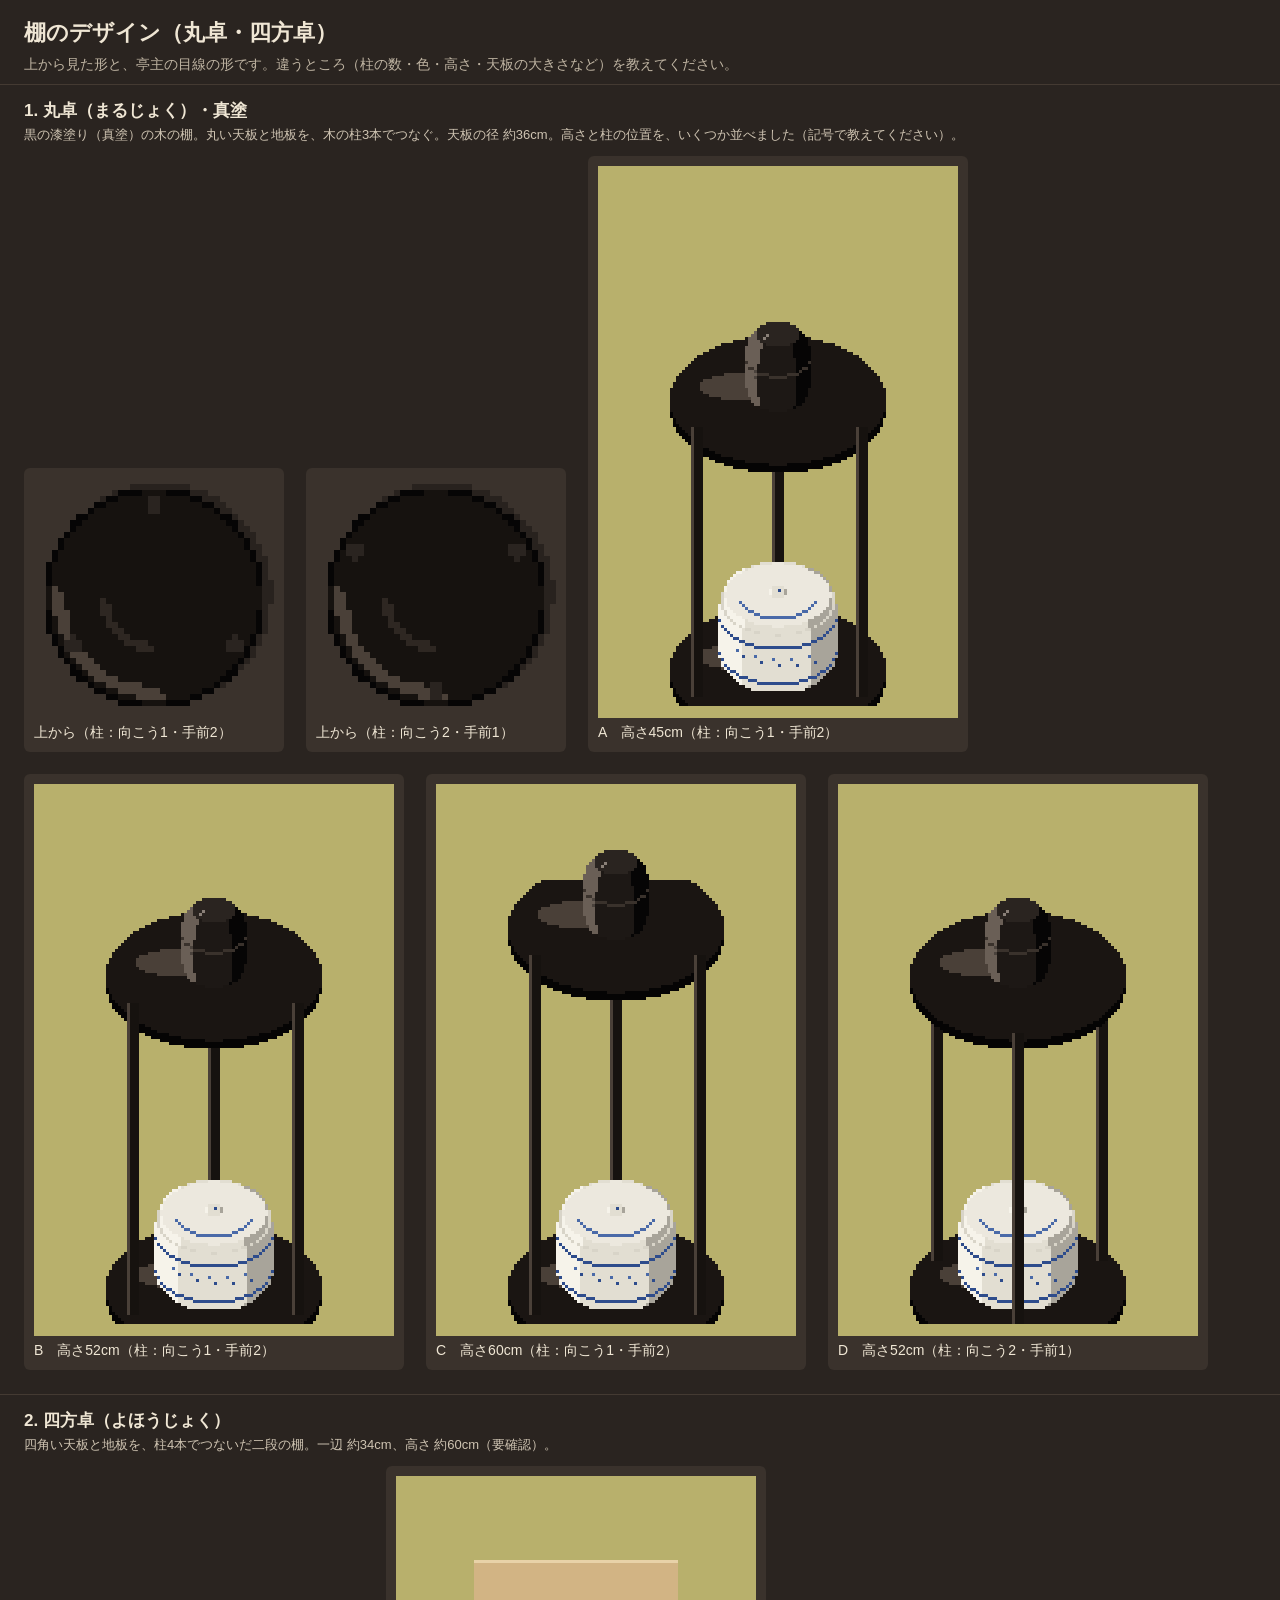
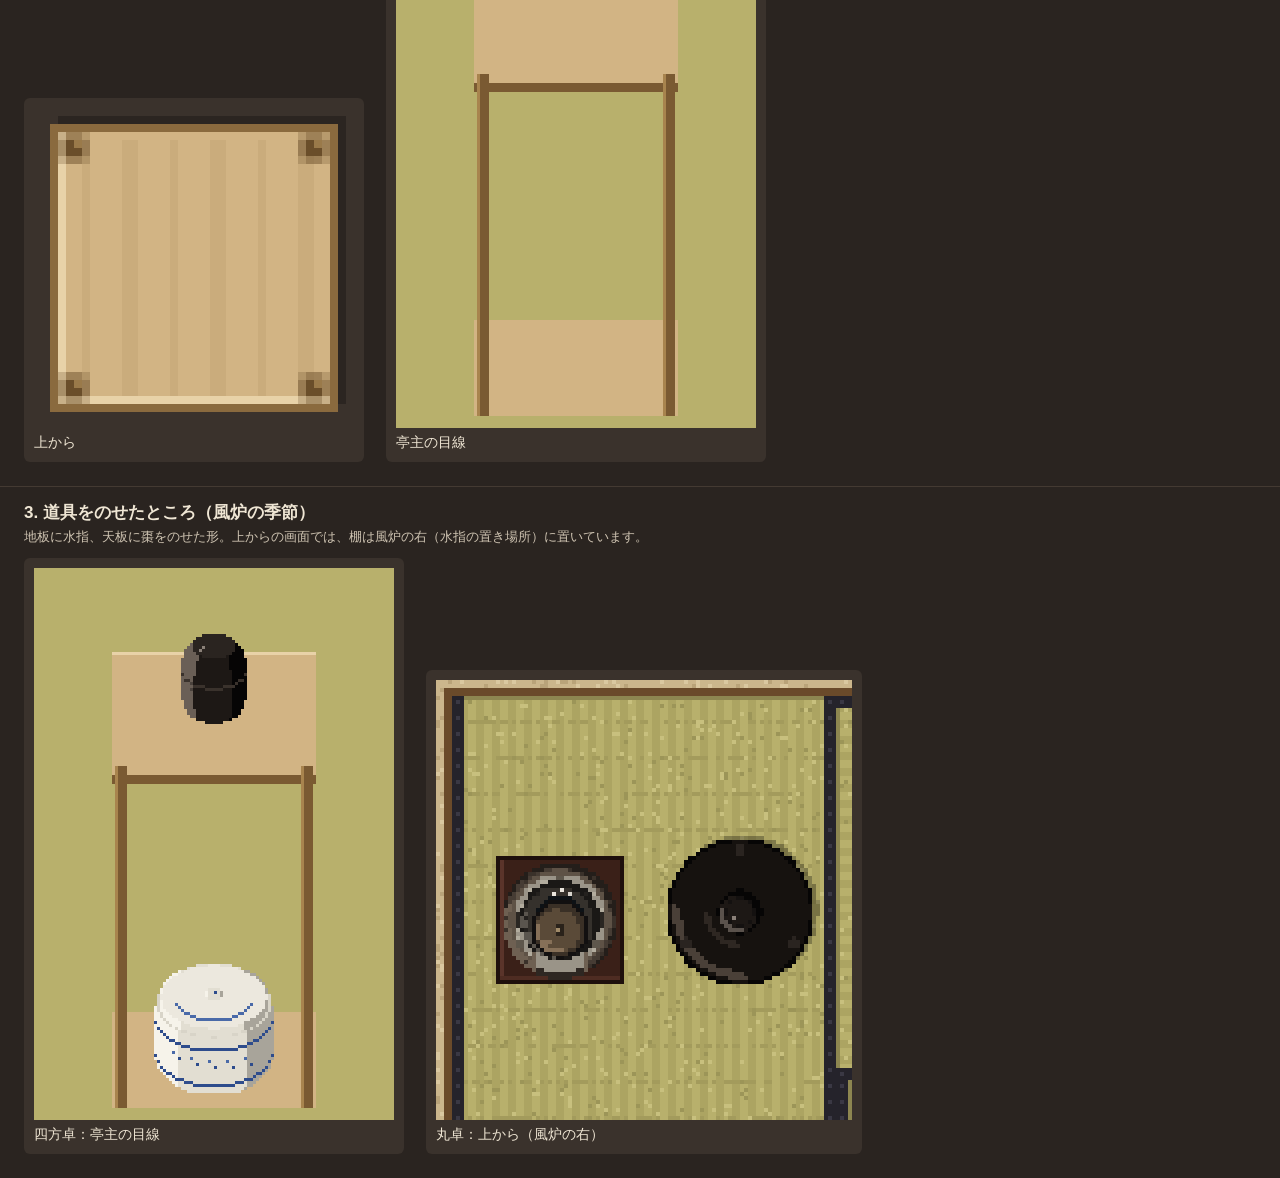
<file: design_tana.html>
<!doctype html>
<html lang="ja">
<head>
<meta charset="utf-8">
<title>棚のデザイン</title>
<style>
  body { margin: 0; background: #2a2420; color: #efe6d4; font-family: "Hiragino Sans", "Yu Gothic", sans-serif; }
  h1 { font-size: 22px; padding: 18px 24px 4px; margin: 0; }
  p.lead { padding: 0 24px; color: #bfb4a2; font-size: 14px; margin: 4px 0 10px; }
  section { padding: 14px 24px 24px; border-top: 1px solid #443a32; }
  h2 { font-size: 17px; margin: 0 0 4px; }
  section p { font-size: 13px; color: #cfc4b2; margin: 0 0 12px; }
  .row { display: flex; gap: 22px; flex-wrap: wrap; align-items: flex-end; }
  figure { margin: 0; background: #3a322c; padding: 10px; border-radius: 6px; }
  figcaption { font-size: 14px; margin-top: 6px; }
  canvas { image-rendering: pixelated; display: block; }
</style>
</head>
<body>
<h1>棚のデザイン（丸卓・四方卓）</h1>
<p class="lead">上から見た形と、亭主の目線の形です。違うところ（柱の数・色・高さ・天板の大きさなど）を教えてください。</p>

<section>
  <h2>1. 丸卓（まるじょく）・真塗</h2>
  <p>黒の漆塗り（真塗）の木の棚。丸い天板と地板を、木の柱3本でつなぐ。天板の径 約36cm。高さと柱の位置を、いくつか並べました（記号で教えてください）。</p>
  <div class="row" id="maru"></div>
</section>
<section>
  <h2>2. 四方卓（よほうじょく）</h2>
  <p>四角い天板と地板を、柱4本でつないだ二段の棚。一辺 約34cm、高さ 約60cm（要確認）。</p>
  <div class="row" id="yoho"></div>
</section>
<section>
  <h2>3. 道具をのせたところ（風炉の季節）</h2>
  <p>地板に水指、天板に棗をのせた形。上からの画面では、棚は風炉の右（水指の置き場所）に置いています。</p>
  <div class="row" id="set"></div>
</section>

<script src="js/pixel-art.js"></script>
<script src="js/pixel-art-side.js"></script>
<script>
const S = PixelArtSide.S;
function zoomed(src, k, bg) {
  const z = document.createElement('canvas'); z.width = src.width * k; z.height = src.height * k;
  const g = z.getContext('2d'); g.imageSmoothingEnabled = false;
  if (bg) { g.fillStyle = bg; g.fillRect(0, 0, z.width, z.height); }
  g.drawImage(src, 0, 0, z.width, z.height); return z;
}
function card(row, title, cv) {
  const f = document.createElement('figure'); f.appendChild(cv);
  f.insertAdjacentHTML('beforeend', `<figcaption>${title}</figcaption>`);
  document.getElementById(row).appendChild(f);
}
// 上から（画面の向き：亭主が下）
const topOf = n => PixelArt.transform(PixelArt.sprite(n), 'r270');
// 亭主の目線：棚 → 地板の道具 → 手前の柱 → 天板の道具
function sideSet(tana, withTools, st, TH) {
  const def = PixelArtSide.SIDE[tana], W = 60, H = 92;
  const c = document.createElement('canvas'); c.width = W * S; c.height = H * S;
  const g = c.getContext('2d'); g.imageSmoothingEnabled = false;
  g.fillStyle = '#b8b06c'; g.fillRect(0, 0, c.width, c.height);
  const bx = 30, by = 84;                                       // 棚の基準点（地板の中心）
  const put = (name, state, x, y, layer) => { const d = PixelArtSide.SIDE[name]; g.drawImage(PixelArtSide.sprite(name, state, layer), Math.round((x - d.ax) * S), Math.round((y - d.ay) * S)); };
  st = st || ''; const top = TH ? TH + 1 : def.top;
  put(tana, st, bx, by);
  if (withTools) put('mizusashi', 'closed', bx, by - def.inner);
  put(tana, st, bx, by, 'front');
  if (withTools) put('natsume', '', bx, by - top);
  return c;
}
const topSt = st => PixelArt.transform(PixelArt.sprite('tana_maru', st), 'r270');
card('maru', '上から（柱：向こう1・手前2）', zoomed(topSt(''), 6));
card('maru', '上から（柱：向こう2・手前1）', zoomed(topSt('b'), 6));
card('maru', 'A　高さ45cm（柱：向こう1・手前2）', zoomed(sideSet('tana_maru', true, 'h45', 45), 3));
card('maru', 'B　高さ52cm（柱：向こう1・手前2）', zoomed(sideSet('tana_maru', true, 'h52', 52), 3));
card('maru', 'C　高さ60cm（柱：向こう1・手前2）', zoomed(sideSet('tana_maru', true, 'h60', 60), 3));
card('maru', 'D　高さ52cm（柱：向こう2・手前1）', zoomed(sideSet('tana_maru', true, 'h52-b', 52), 3));
card('yoho', '上から', zoomed(topOf('tana_yoho'), 8));
card('yoho', '亭主の目線', zoomed(sideSet('tana_yoho', false), 3));
card('set', '四方卓：亭主の目線', zoomed(sideSet('tana_yoho', true), 3));

// 上から：部屋の一部に、風炉と丸卓（地板の水指は天板に隠れて見えない。天板の棗だけ見える）
(function () {
  const board = PixelArt.room();
  const x0 = 14, y0 = 14, w = 104, h = 110;
  const c = document.createElement('canvas'); c.width = w; c.height = h;
  const g = c.getContext('2d'); g.imageSmoothingEnabled = false;
  g.drawImage(board, x0, y0, w, h, 0, 0, w, h);
  const put = (n, st, x, y) => { const sp = PixelArt.sprite(n, st), a = PixelArt.anchorOf(n, st); g.save(); g.translate(x - x0, y - y0); g.rotate(-Math.PI / 2); g.drawImage(sp, -a.x, -a.y); g.restore(); };
  put('furo', '', 45, 74); put('kama', 'kiru', 45, 74);
  put('tana_maru', '', 90, 72); put('natsume', '', 90, 72);
  card('set', '丸卓：上から（風炉の右）', zoomed(c, 4));
})();
</script>
</body>
</html>
</file>
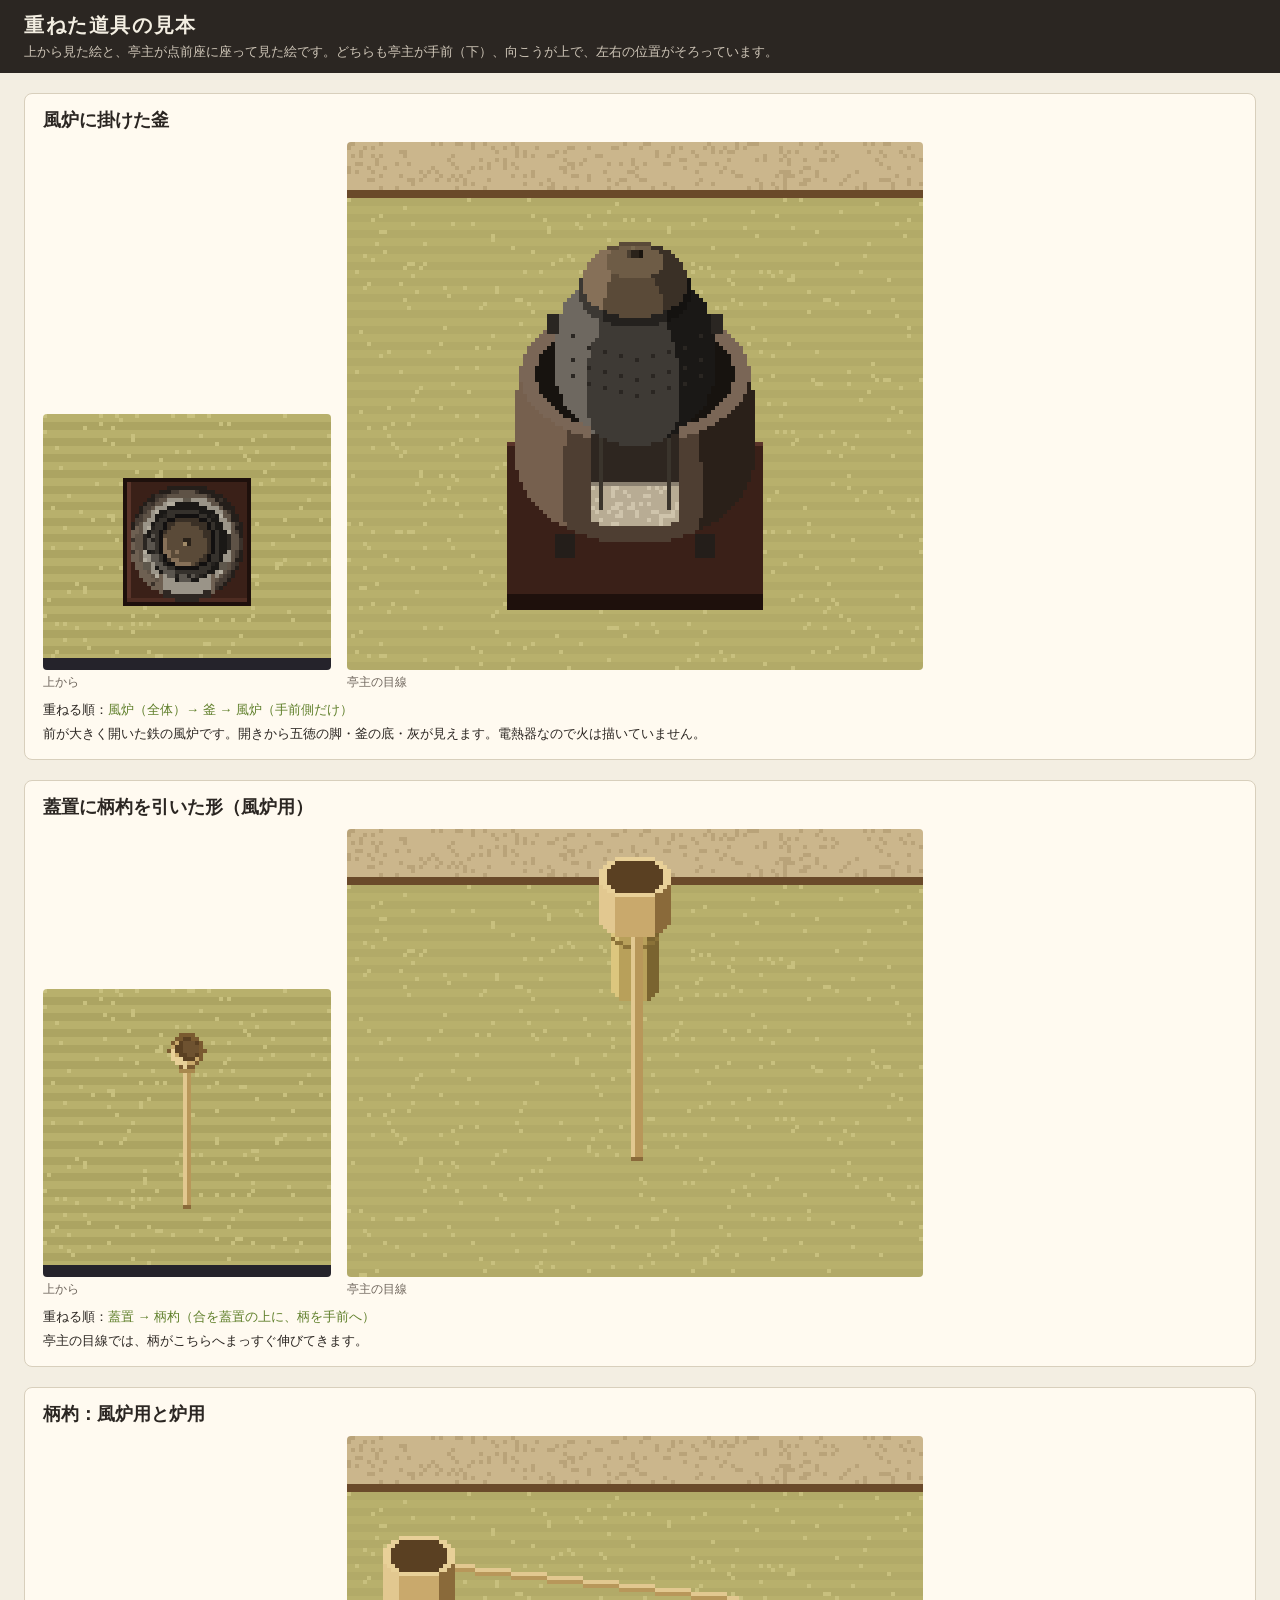
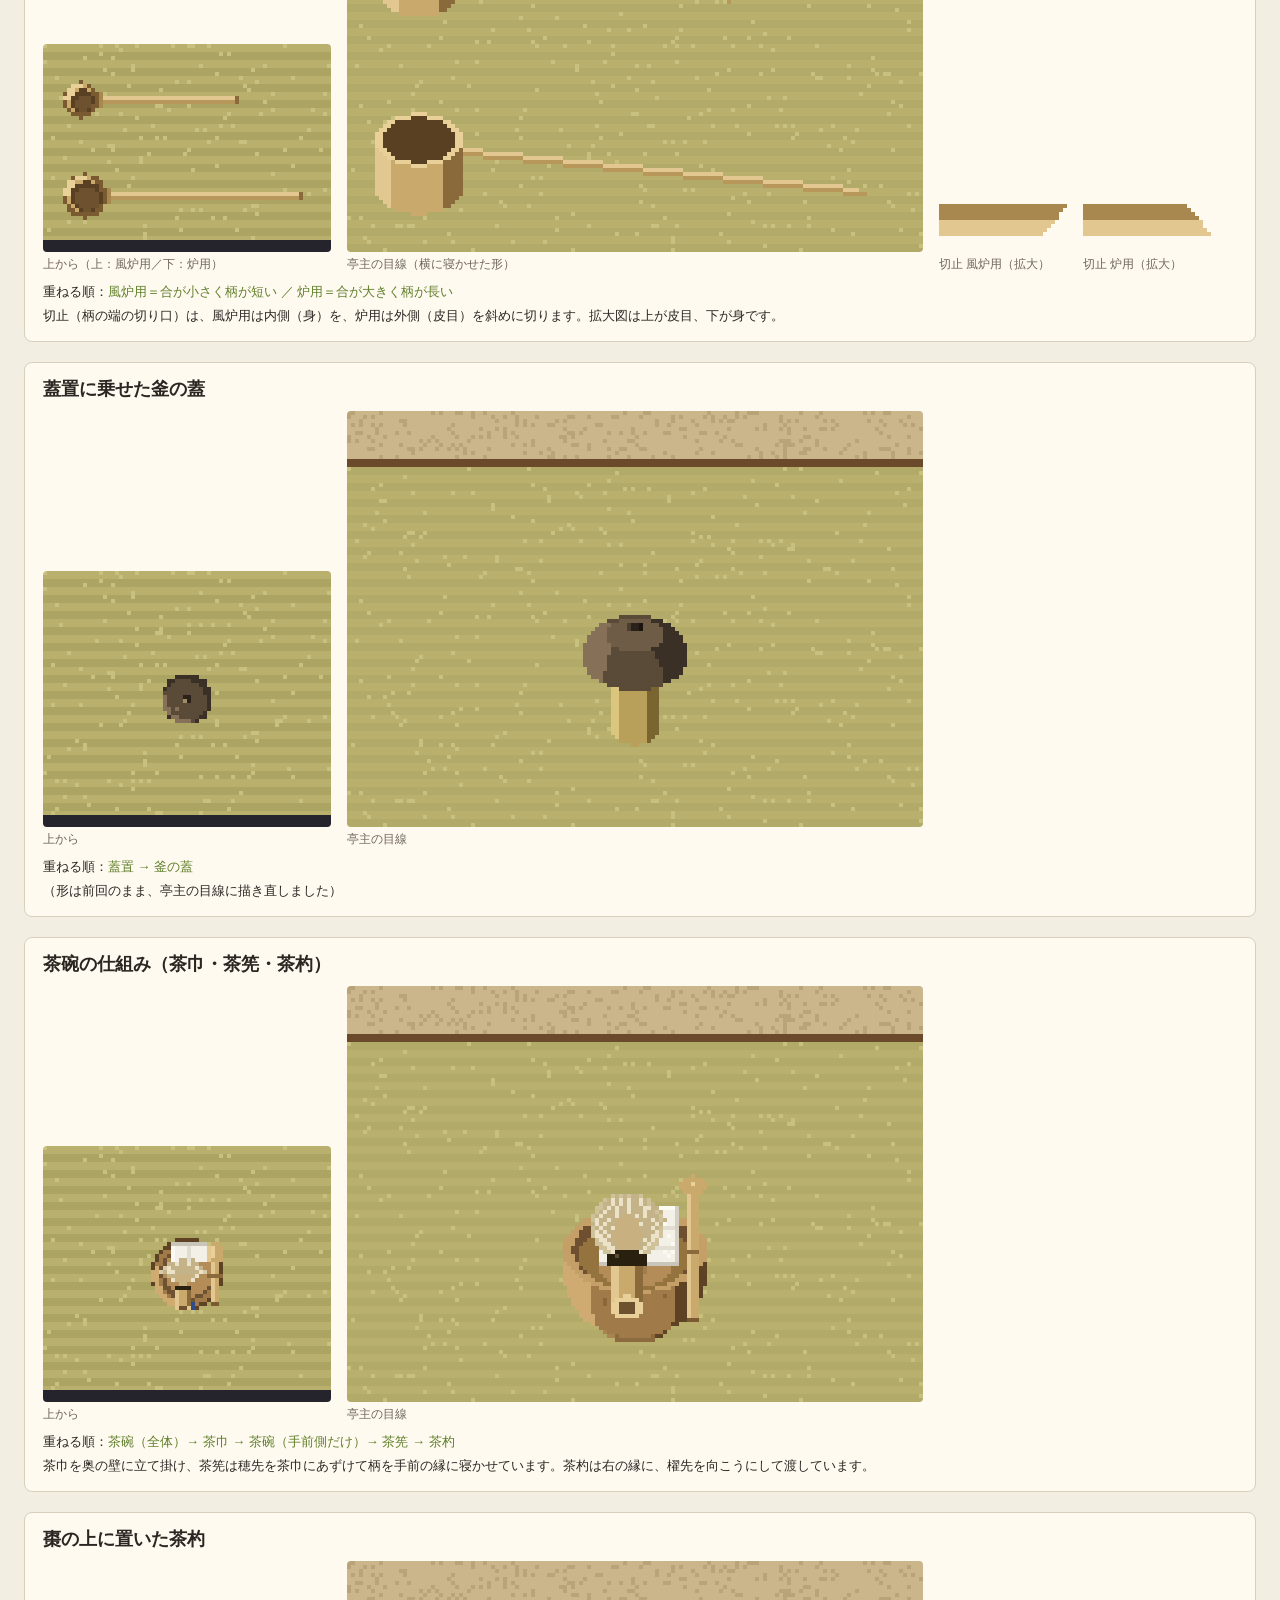
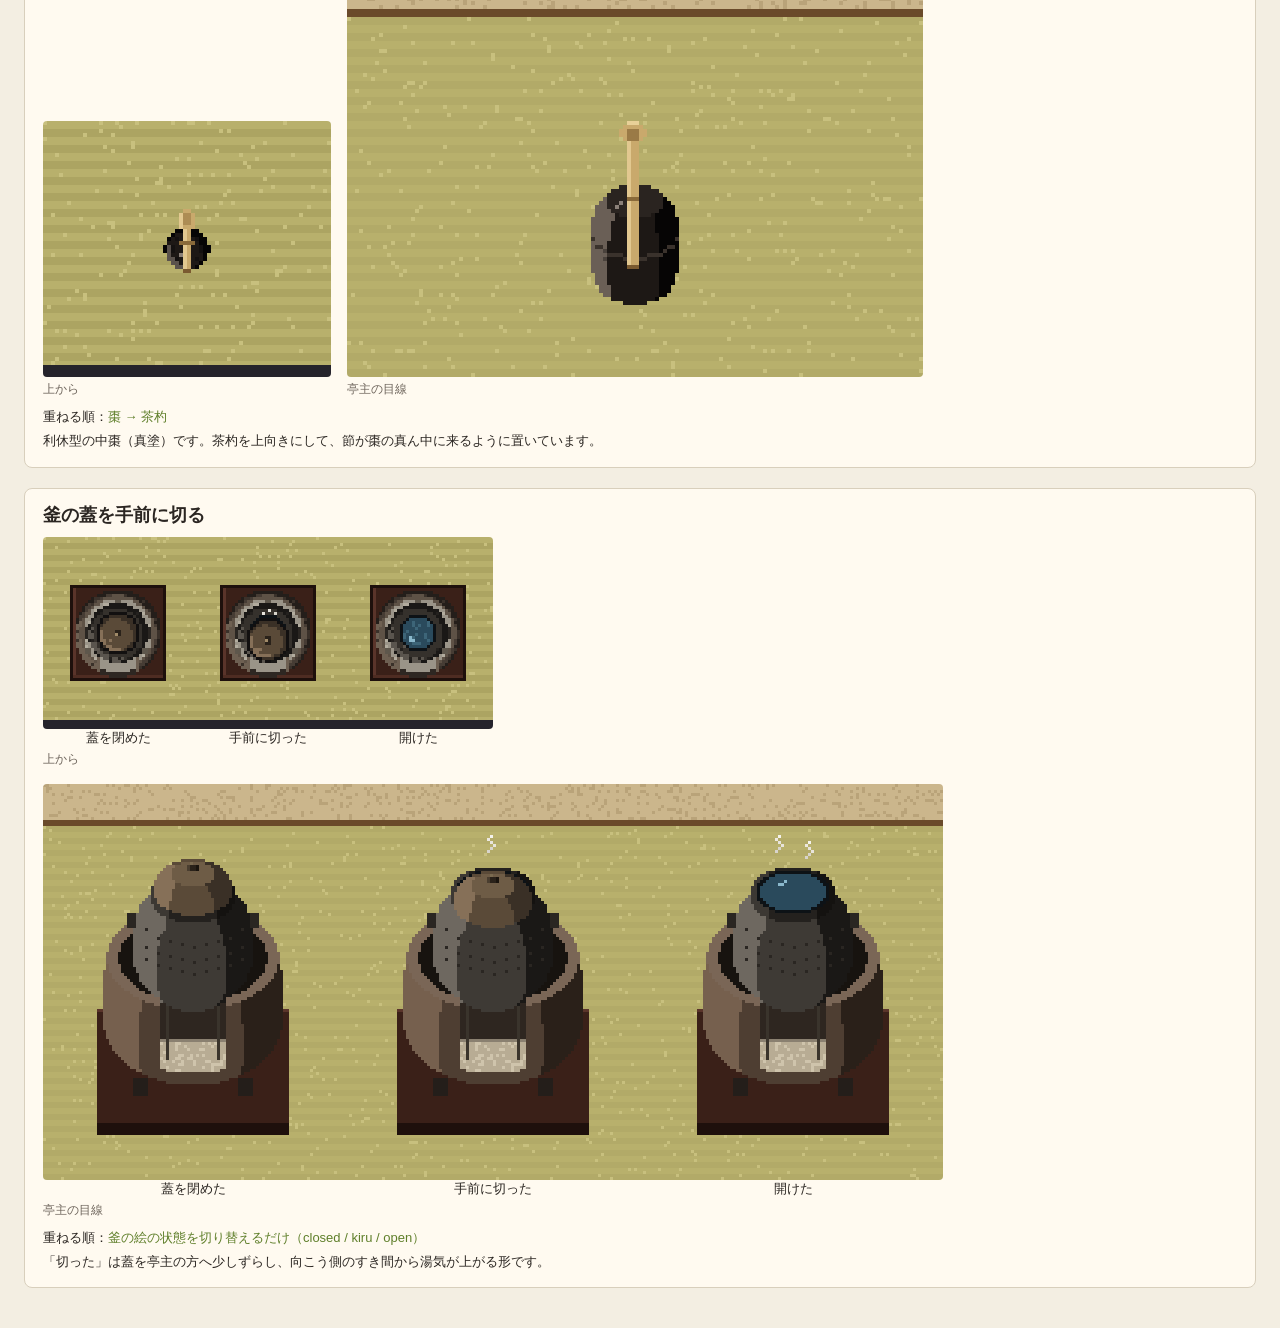
<file: mihon.html>
<!DOCTYPE html>
<html lang="ja">
<head>
  <meta charset="UTF-8">
  <title>重ねた道具の見本</title>
  <style>
    :root { --sumi: #2b2622; --kinari: #f3eee2; --matcha: #5f7f2a; --muted: #6e655c; }
    body { margin: 0; background: var(--kinari); color: var(--sumi);
           font-family: "Hiragino Sans", "Yu Gothic", sans-serif; }
    header { background: var(--sumi); color: var(--kinari); padding: 12px 24px; }
    header h1 { margin: 0; font-family: "Hiragino Mincho ProN", "Yu Mincho", serif; font-size: 20px; letter-spacing: .08em; }
    header p { margin: 4px 0 0; font-size: 13px; color: #cfc6b8; }
    main { padding: 20px 24px 40px; display: grid; grid-template-columns: 1fr; gap: 20px; }
    .card { background: #fffaf0; border: 1px solid #d8cfbc; border-radius: 8px; padding: 14px 18px; }
    .card.wide { grid-column: 1 / -1; }
    .card h2 { margin: 0 0 10px; font-family: "Hiragino Mincho ProN", "Yu Mincho", serif; font-size: 18px; }
    .views { display: flex; gap: 16px; flex-wrap: wrap; }
    figure { margin: 0; }
    figcaption { font-size: 12px; color: var(--muted); margin-top: 4px; }
    canvas { display: block; image-rendering: pixelated; image-rendering: crisp-edges; border-radius: 4px; }
    .caps { display: flex; font-size: 13px; }
    .caps span { flex: 1; text-align: center; }
    .views { align-items: flex-end; }
    .order { font-size: 13px; margin: 10px 0 4px; }
    .order b { color: var(--matcha); font-weight: normal; }
    .note { font-size: 13px; margin: 0; line-height: 1.7; }
    mark { background: #f6e08a; padding: 0 2px; }
  </style>
</head>
<body>
  <header>
    <h1>重ねた道具の見本</h1>
    <p>上から見た絵と、亭主が点前座に座って見た絵です。どちらも亭主が手前（下）、向こうが上で、左右の位置がそろっています。</p>
  </header>
  <main id="cards"></main>

  <script src="js/pixel-art.js"></script>
  <script src="js/pixel-art-side.js"></script>
  <script src="js/mihon.js"></script>
  <script>
    // 見本の絵をカードにして並べる
    const esc = s => String(s).replace(/[&<>]/g, c => ({ '&': '&amp;', '<': '&lt;', '>': '&gt;' }[c])).replace(/要確認/g, '<mark>要確認</mark>');
    const K = 4; // 拡大率
    function scaled(c, k = K) { c.style.width = c.width * k + 'px'; c.style.height = c.height * k + 'px'; return c; }
    Mihon.build().forEach(card => {
      const el = document.createElement('section');
      el.className = 'card' + (card.wide ? ' wide' : '');
      el.innerHTML = `<h2>${esc(card.title)}</h2><div class="views"></div>
        <p class="order">重ねる順：<b>${esc(card.order)}</b></p><p class="note">${esc(card.note)}</p>`;
      const views = el.querySelector('.views');
      card.views.forEach(([label, c, k]) => {
        const f = document.createElement('figure');
        f.appendChild(scaled(c, k));
        if (card.captions) f.insertAdjacentHTML('beforeend', `<div class="caps">${card.captions.map(t => `<span>${esc(t)}</span>`).join('')}</div>`);
        f.insertAdjacentHTML('beforeend', `<figcaption>${label}</figcaption>`);
        views.appendChild(f);
      });
      document.getElementById('cards').appendChild(el);
    });
  </script>
</body>
</html>
</file>
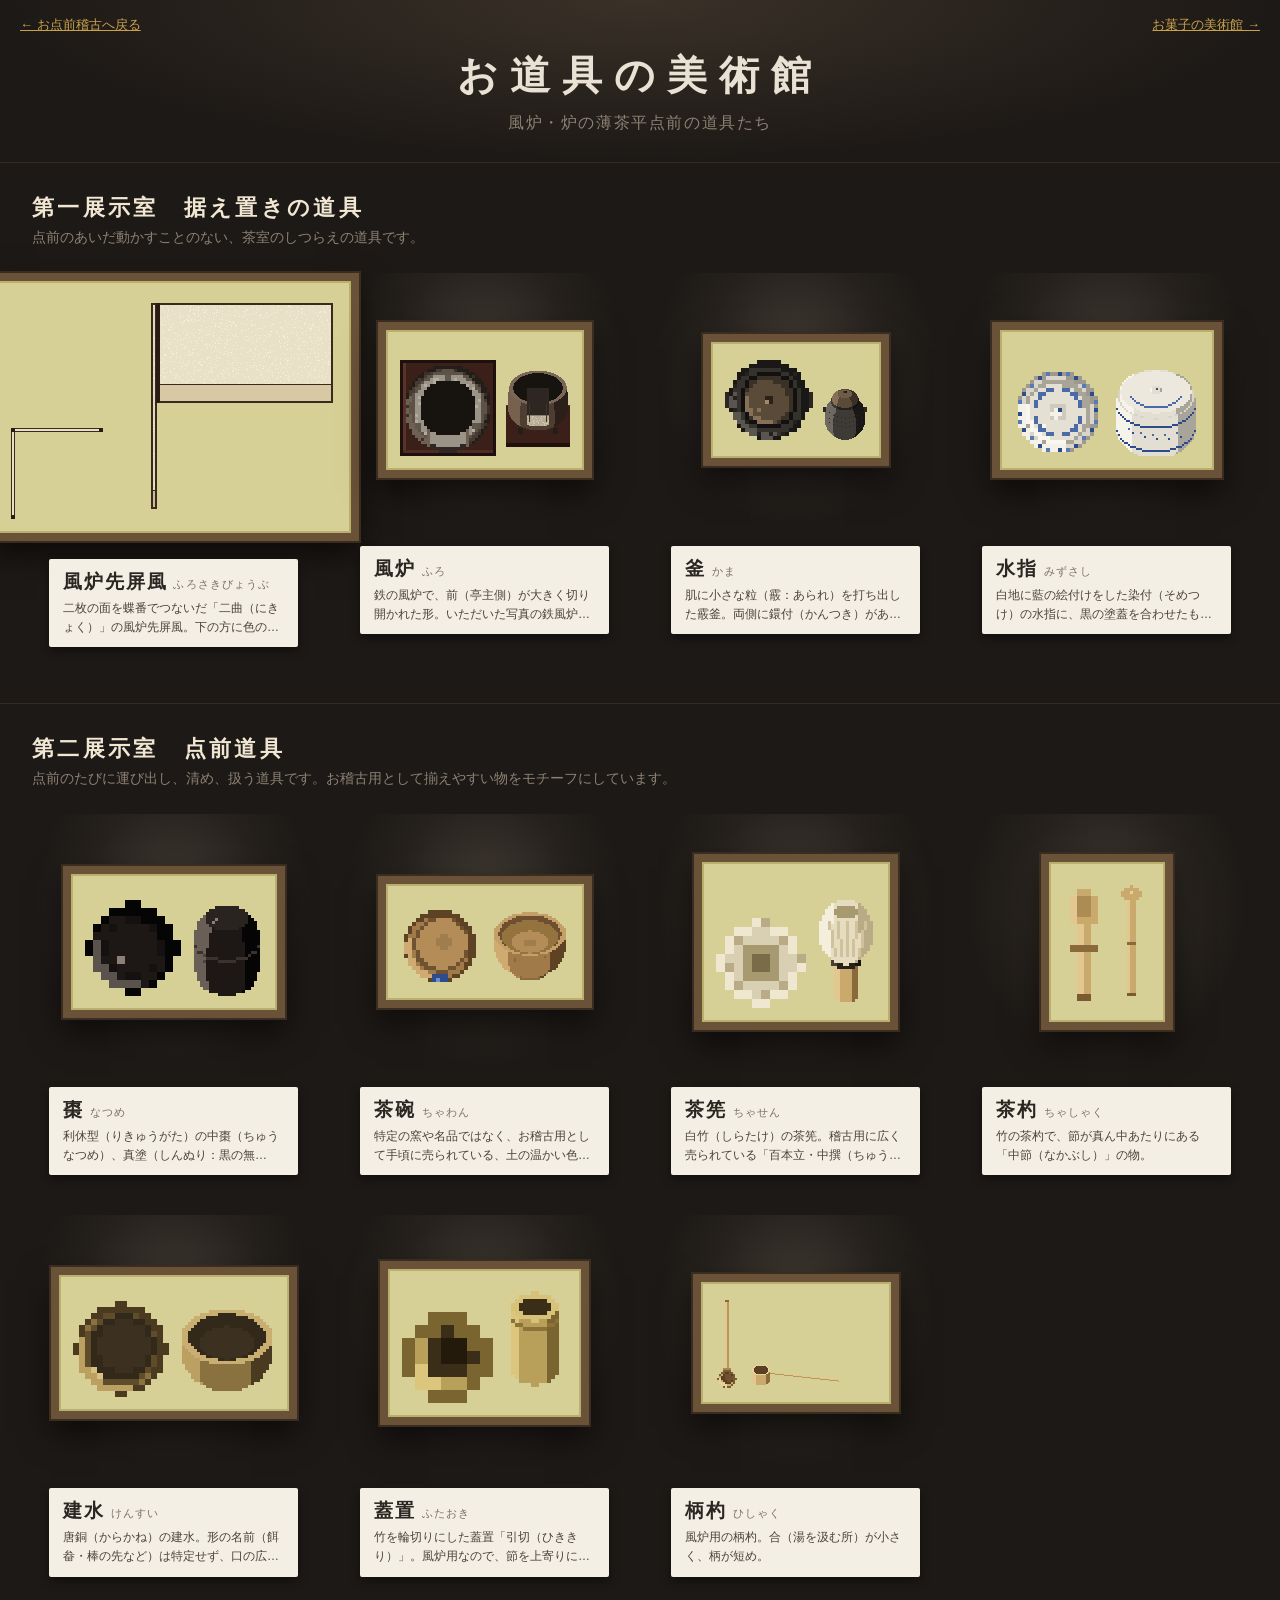
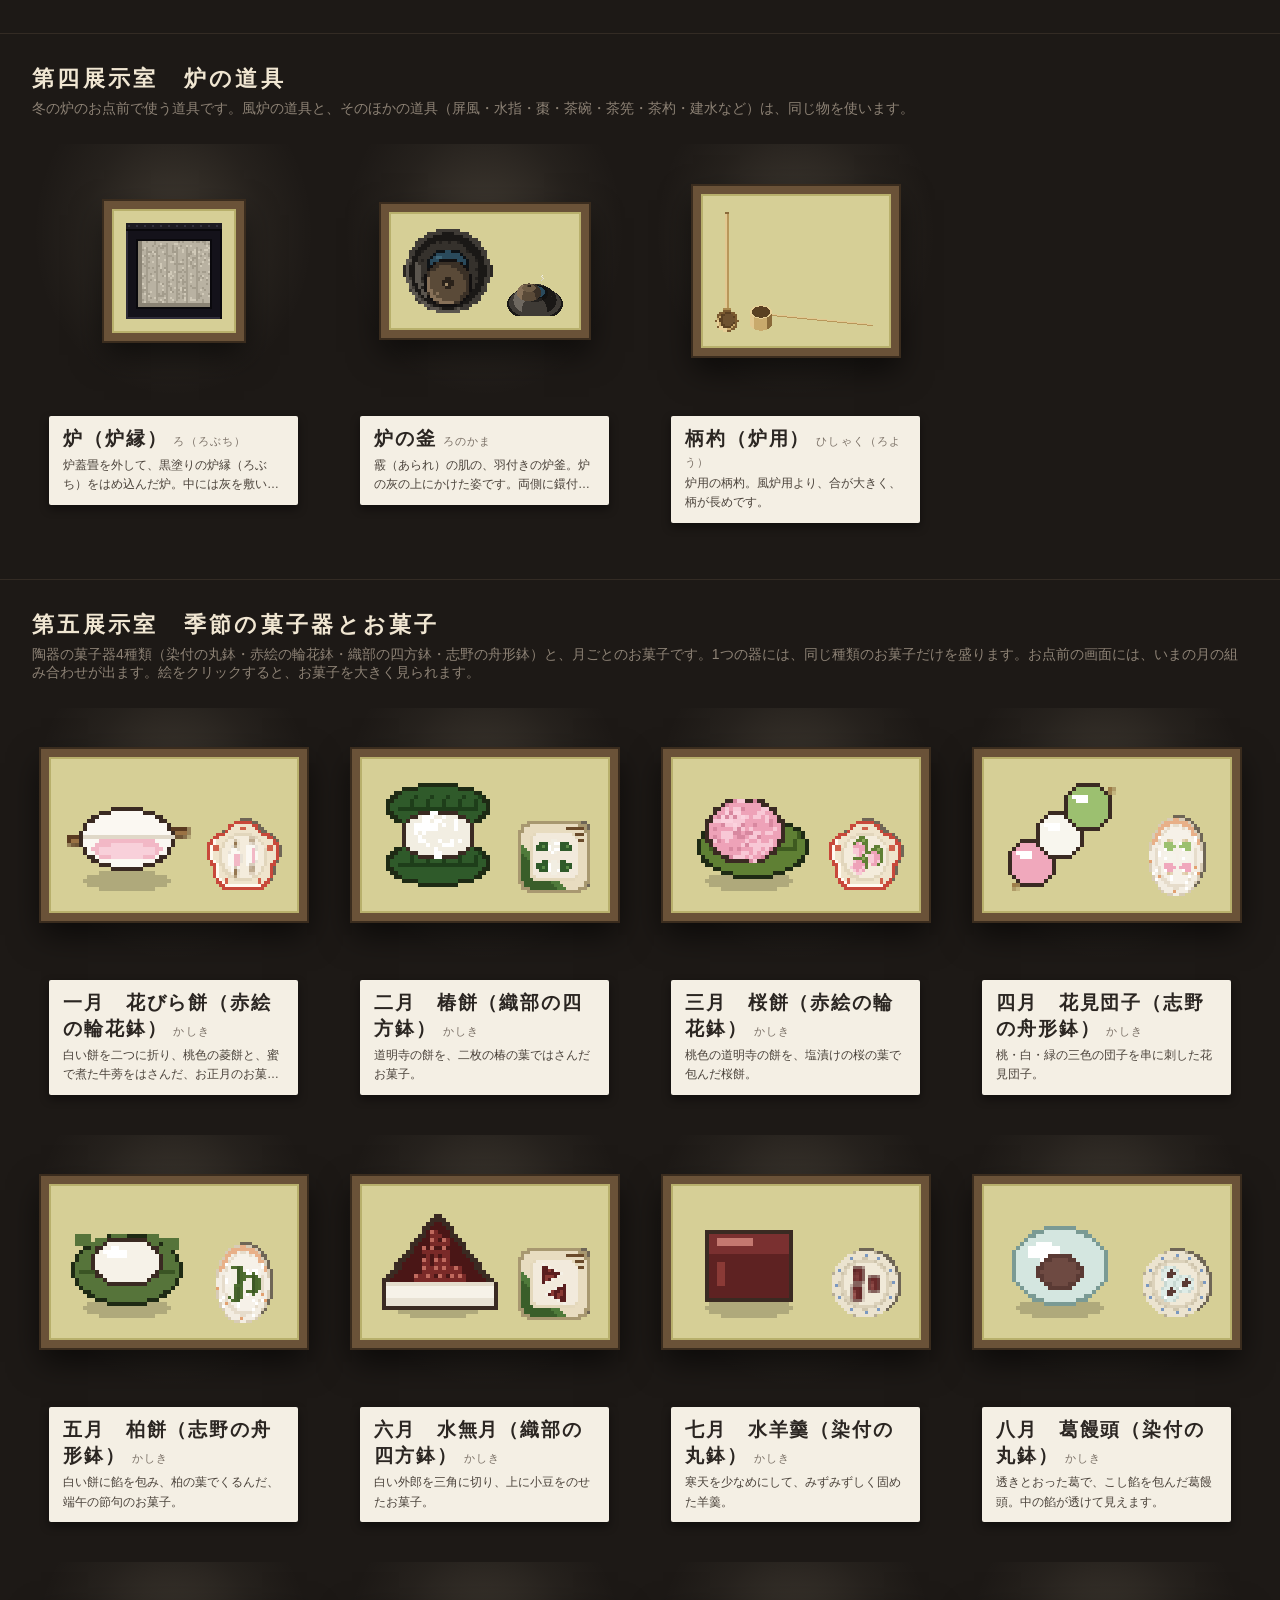
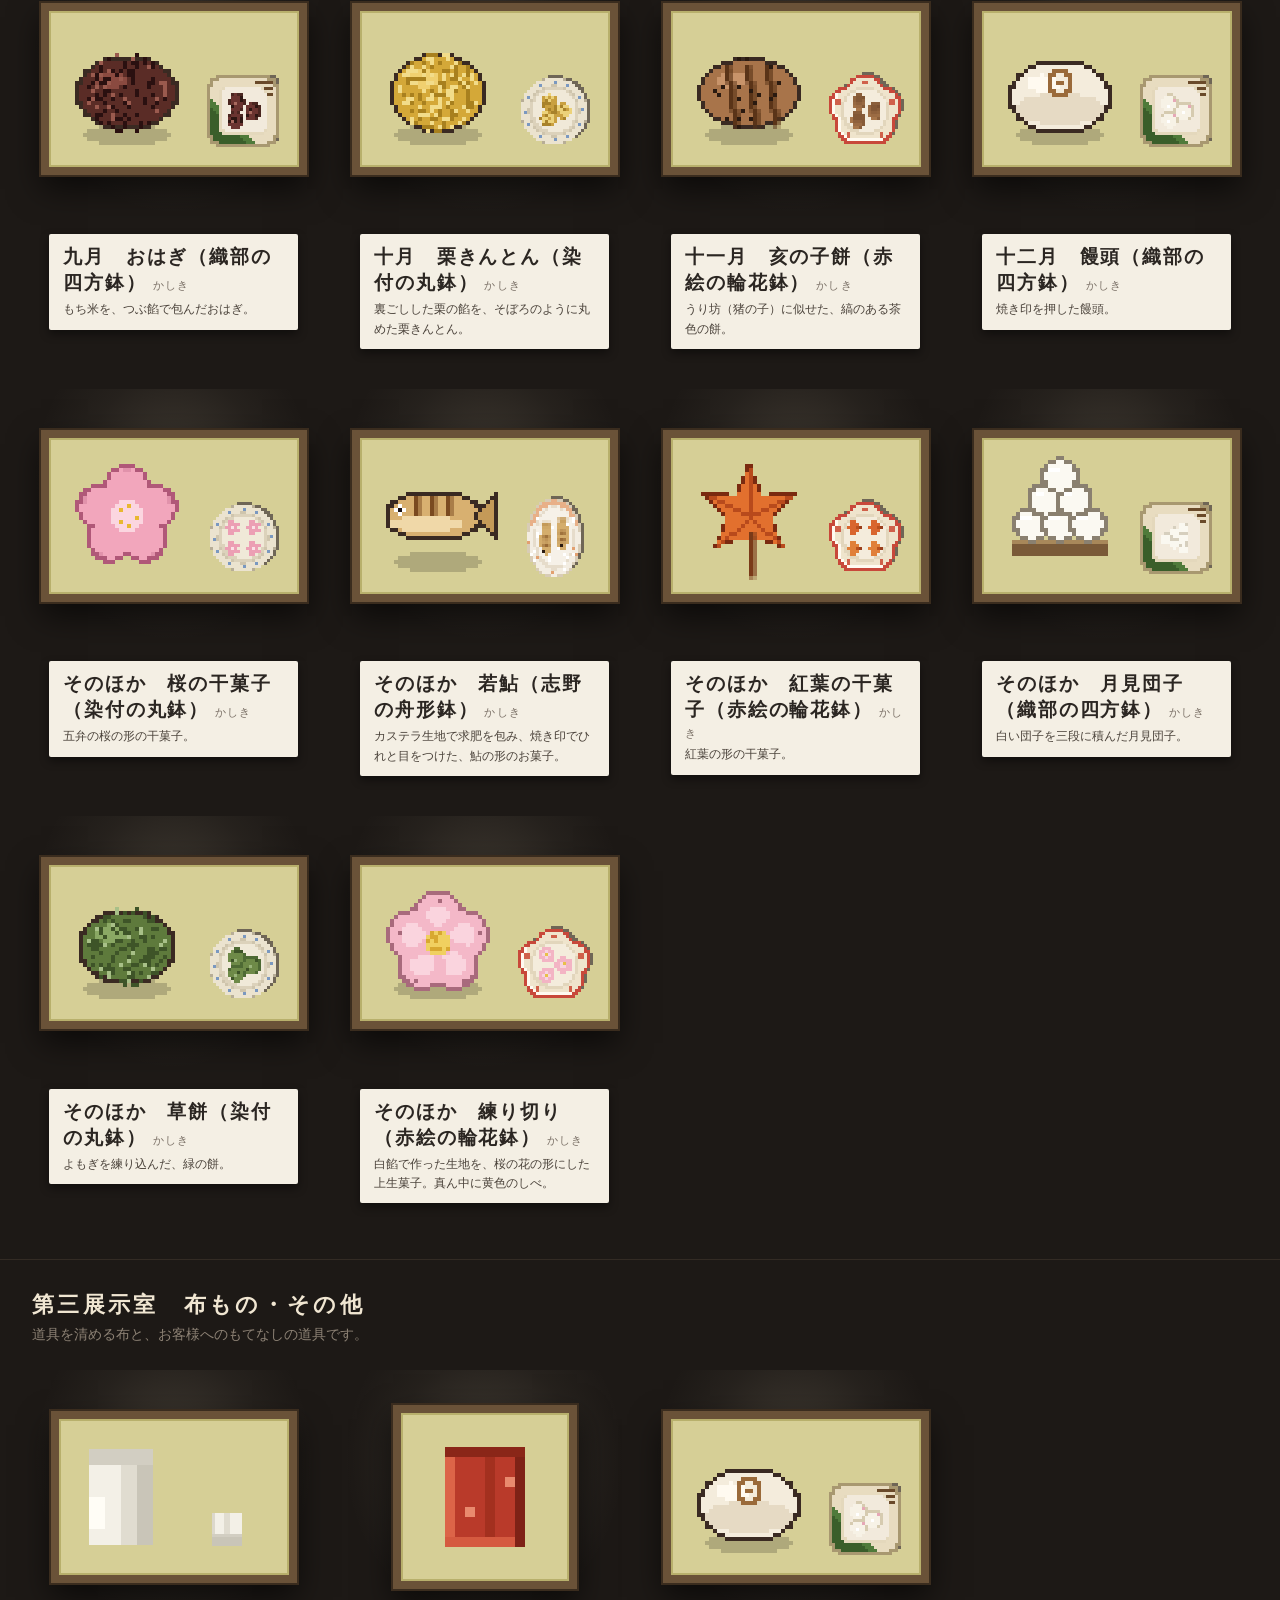
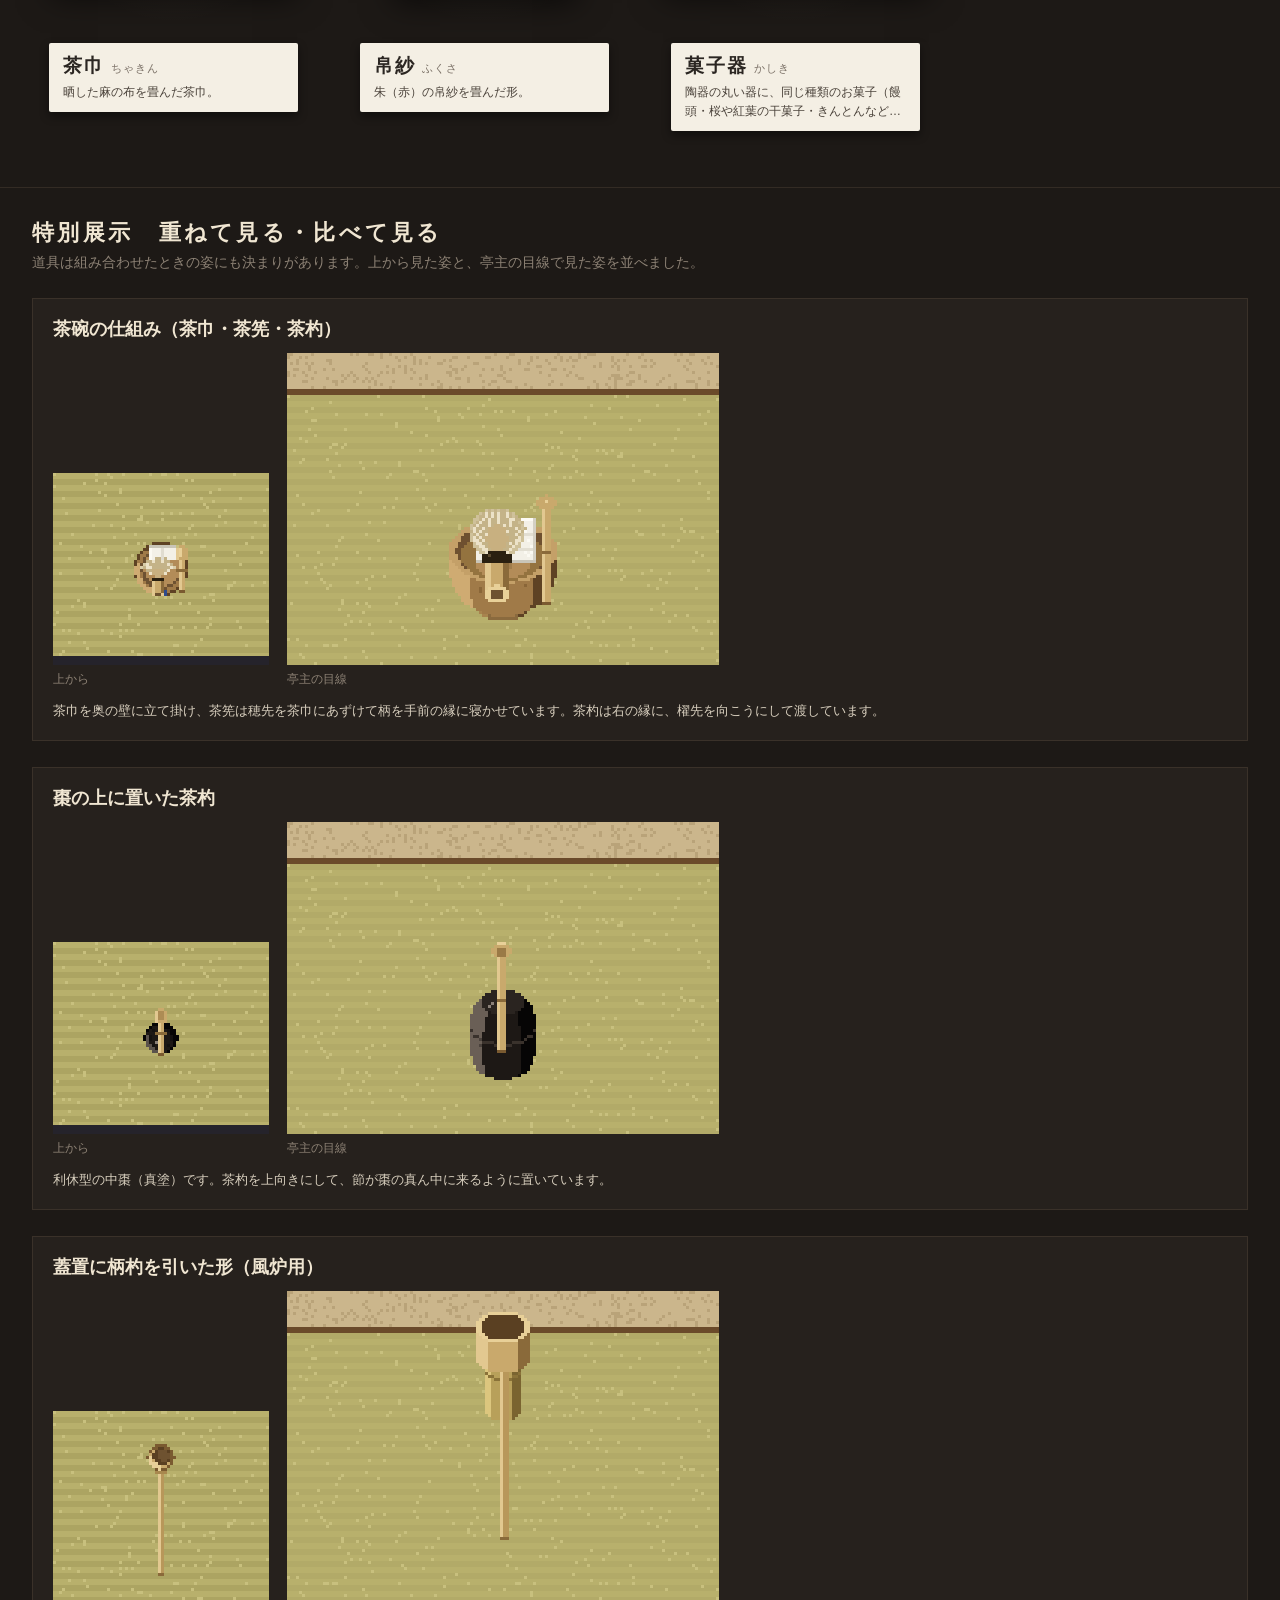
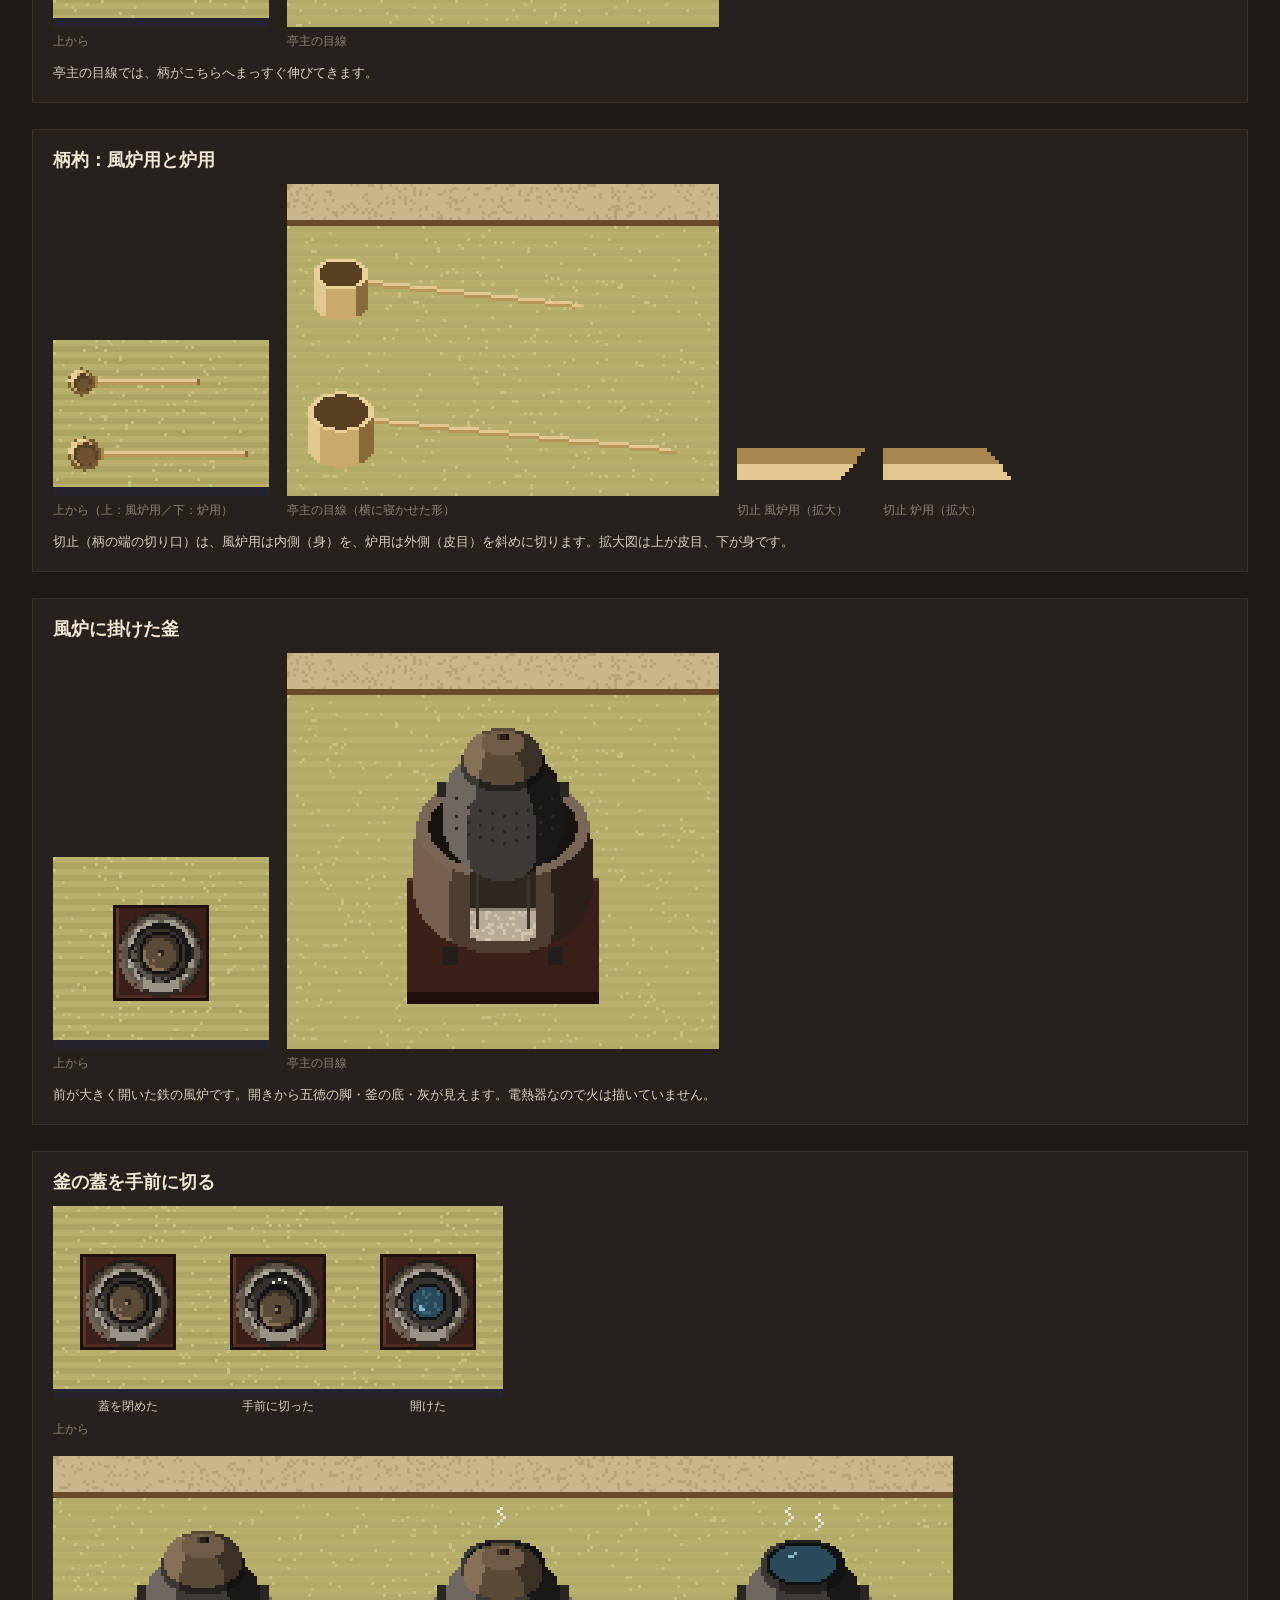
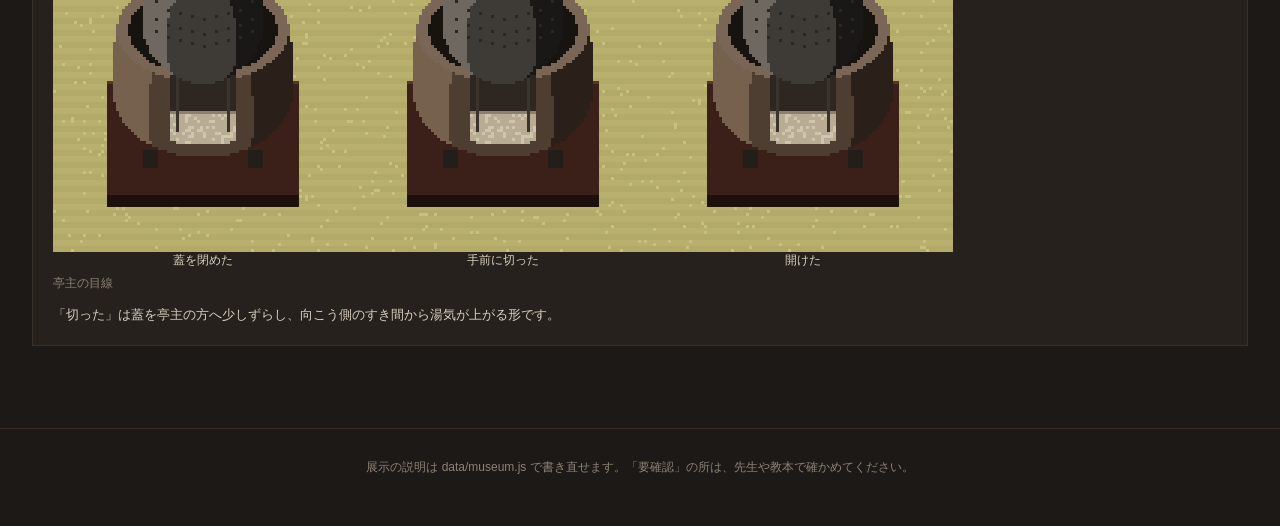
<file: museum.html>
<!DOCTYPE html>
<html lang="ja">
<head>
  <meta charset="UTF-8">
  <title>お道具の美術館</title>
  <style>
    :root {
      --wall: #1d1916; --wall-2: #26211d; --frame: #6a5238; --frame-2: #3a2c1e;
      --label: #f4efe4; --ink: #2b2622; --muted: #8d8275; --kin: #c9a24a; --matcha: #7f9a3c;
      --mincho: "Hiragino Mincho ProN", "Yu Mincho", "YuMincho", serif;
      --gothic: "Hiragino Sans", "Hiragino Kaku Gothic ProN", "Yu Gothic", "Meiryo", sans-serif;
    }
    * { box-sizing: border-box; }
    body { margin: 0; background: var(--wall); color: #e9e2d4; font-family: var(--gothic); }
    a { color: var(--kin); }
    header {
      text-align: center; padding: 48px 20px 28px;
      background: radial-gradient(ellipse at 50% 0%, #3a3128 0%, var(--wall) 70%);
    }
    header .back { position: absolute; left: 20px; top: 16px; font-size: 13px; }
    header h1 { margin: 0; font-family: var(--mincho); font-size: 40px; letter-spacing: 0.3em; font-weight: 600; }
    header p { margin: 10px 0 0; color: var(--muted); letter-spacing: 0.1em; }
    #error { background: #5a2018; color: #fff; padding: 10px 20px; }

    section.room { padding: 30px 32px 56px; border-top: 1px solid #332b24; }
    .room h2 { font-family: var(--mincho); font-size: 22px; letter-spacing: 0.15em; margin: 0 0 6px; color: #f0e6d2; }
    .room .intro { color: var(--muted); margin: 0 0 26px; font-size: 14px; }
    .gallery { display: grid; grid-template-columns: repeat(auto-fill, minmax(250px, 1fr)); gap: 40px 28px; }

    .exhibit { cursor: pointer; display: flex; flex-direction: column; align-items: center; }
    /* スポットライト */
    .spot {
      width: 100%; aspect-ratio: 1 / 0.9; display: flex; align-items: center; justify-content: center;
      background: radial-gradient(ellipse at 50% 35%, rgba(255, 236, 200, 0.16) 0%, rgba(255, 236, 200, 0.04) 45%, transparent 70%);
    }
    .frame {
      background: #d6cf96; padding: 14px; display: flex; gap: 10px; align-items: flex-end;
      border: 8px solid var(--frame); outline: 2px solid var(--frame-2);
      box-shadow: 0 14px 30px rgba(0, 0, 0, 0.6), inset 0 0 0 2px #b8b06c;
      transition: transform 0.2s;
    }
    .exhibit:hover .frame { transform: translateY(-4px); }
    canvas { image-rendering: pixelated; image-rendering: crisp-edges; display: block; }
    /* 作品の名札 */
    .plate {
      margin-top: 18px; background: var(--label); color: var(--ink); padding: 10px 14px; width: 88%;
      border-radius: 2px; box-shadow: 0 4px 10px rgba(0, 0, 0, 0.45);
    }
    .plate .name { font-family: var(--mincho); font-size: 19px; font-weight: 600; letter-spacing: 0.1em; }
    .plate .yomi { font-size: 11px; color: #7a7066; margin-left: 6px; letter-spacing: 0.1em; }
    .plate .motif { font-size: 12px; line-height: 1.6; margin-top: 4px; color: #4a423a;
      display: -webkit-box; -webkit-line-clamp: 2; -webkit-box-orient: vertical; overflow: hidden; }

    /* 特別展示 */
    .special-card { background: var(--wall-2); border: 1px solid #3a3129; padding: 18px 20px; margin-bottom: 26px; }
    .special-card h3 { font-family: var(--mincho); margin: 0 0 12px; font-size: 18px; color: #f0e6d2; }
    .special-card .views { display: flex; gap: 18px; flex-wrap: wrap; align-items: flex-end; }
    .special-card figure { margin: 0; }
    .special-card figcaption { font-size: 12px; color: var(--muted); margin-top: 6px; }
    .special-card .caps { display: flex; font-size: 12px; color: #d8cfbe; }
    .special-card .caps span { flex: 1; text-align: center; }
    .special-card p { font-size: 13px; line-height: 1.7; color: #d8cfbe; margin: 12px 0 0; }

    /* 解説（クリックで開く） */
    dialog {
      border: none; padding: 0; max-width: 820px; width: 92vw; background: var(--label); color: var(--ink);
      box-shadow: 0 30px 80px rgba(0, 0, 0, 0.7);
    }
    dialog::backdrop { background: rgba(10, 8, 6, 0.75); }
    .d-wrap { display: grid; grid-template-columns: auto 1fr; }
    .d-art { background: #d6cf96; padding: 24px; display: flex; flex-direction: column; gap: 14px; align-items: center; justify-content: center; }
    .d-art figure { margin: 0; text-align: center; }
    .d-art figcaption { font-size: 11px; color: #5a5040; margin-top: 4px; }
    .d-text { padding: 26px 30px; }
    .d-text h2 { font-family: var(--mincho); font-size: 30px; margin: 0; letter-spacing: 0.12em; }
    .d-text .yomi { color: #7a7066; letter-spacing: 0.2em; font-size: 13px; }
    .d-text .cat { display: inline-block; margin-top: 6px; font-size: 11px; color: #fff; background: var(--matcha); padding: 2px 8px; border-radius: 10px; }
    .d-text h3 { font-family: var(--mincho); font-size: 15px; margin: 18px 0 4px; padding-left: 8px; border-left: 3px solid var(--kin); }
    .d-text p { margin: 0; font-size: 14px; line-height: 1.8; }
    .d-close { position: absolute; right: 12px; top: 8px; border: none; background: none; font-size: 26px; cursor: pointer; color: #7a7066; }
    mark { background: #f6e08a; padding: 0 2px; }
    footer { text-align: center; color: var(--muted); font-size: 12px; padding: 30px 20px 50px; border-top: 1px solid #332b24; }
    @media (max-width: 700px) { .d-wrap { grid-template-columns: 1fr; } }
  </style>
  <script src="js/data-loader.js"></script>
</head>
<body>
  <header>
    <a class="back" href="index.html">← お点前稽古へ戻る</a>
    <a class="back" style="left:auto;right:20px" href="okashi.html">お菓子の美術館 →</a>
    <h1 id="m-title">お道具の美術館</h1>
    <p id="m-sub"></p>
  </header>
  <div id="error" hidden></div>
  <main id="rooms"></main>
  <footer>展示の説明は data/museum.js で書き直せます。「要確認」の所は、先生や教本で確かめてください。</footer>

  <dialog id="detail"></dialog>

  <!-- データ -->
  <script src="data/tools.js" data-tools></script>
  <script src="data/museum.js"></script>
  <!-- 本体 -->
  <script src="js/pixel-art.js"></script>
  <script src="js/pixel-art-side.js"></script>
  <script src="js/mihon.js"></script>
  <script src="js/museum-page.js"></script>
</body>
</html>
</file>
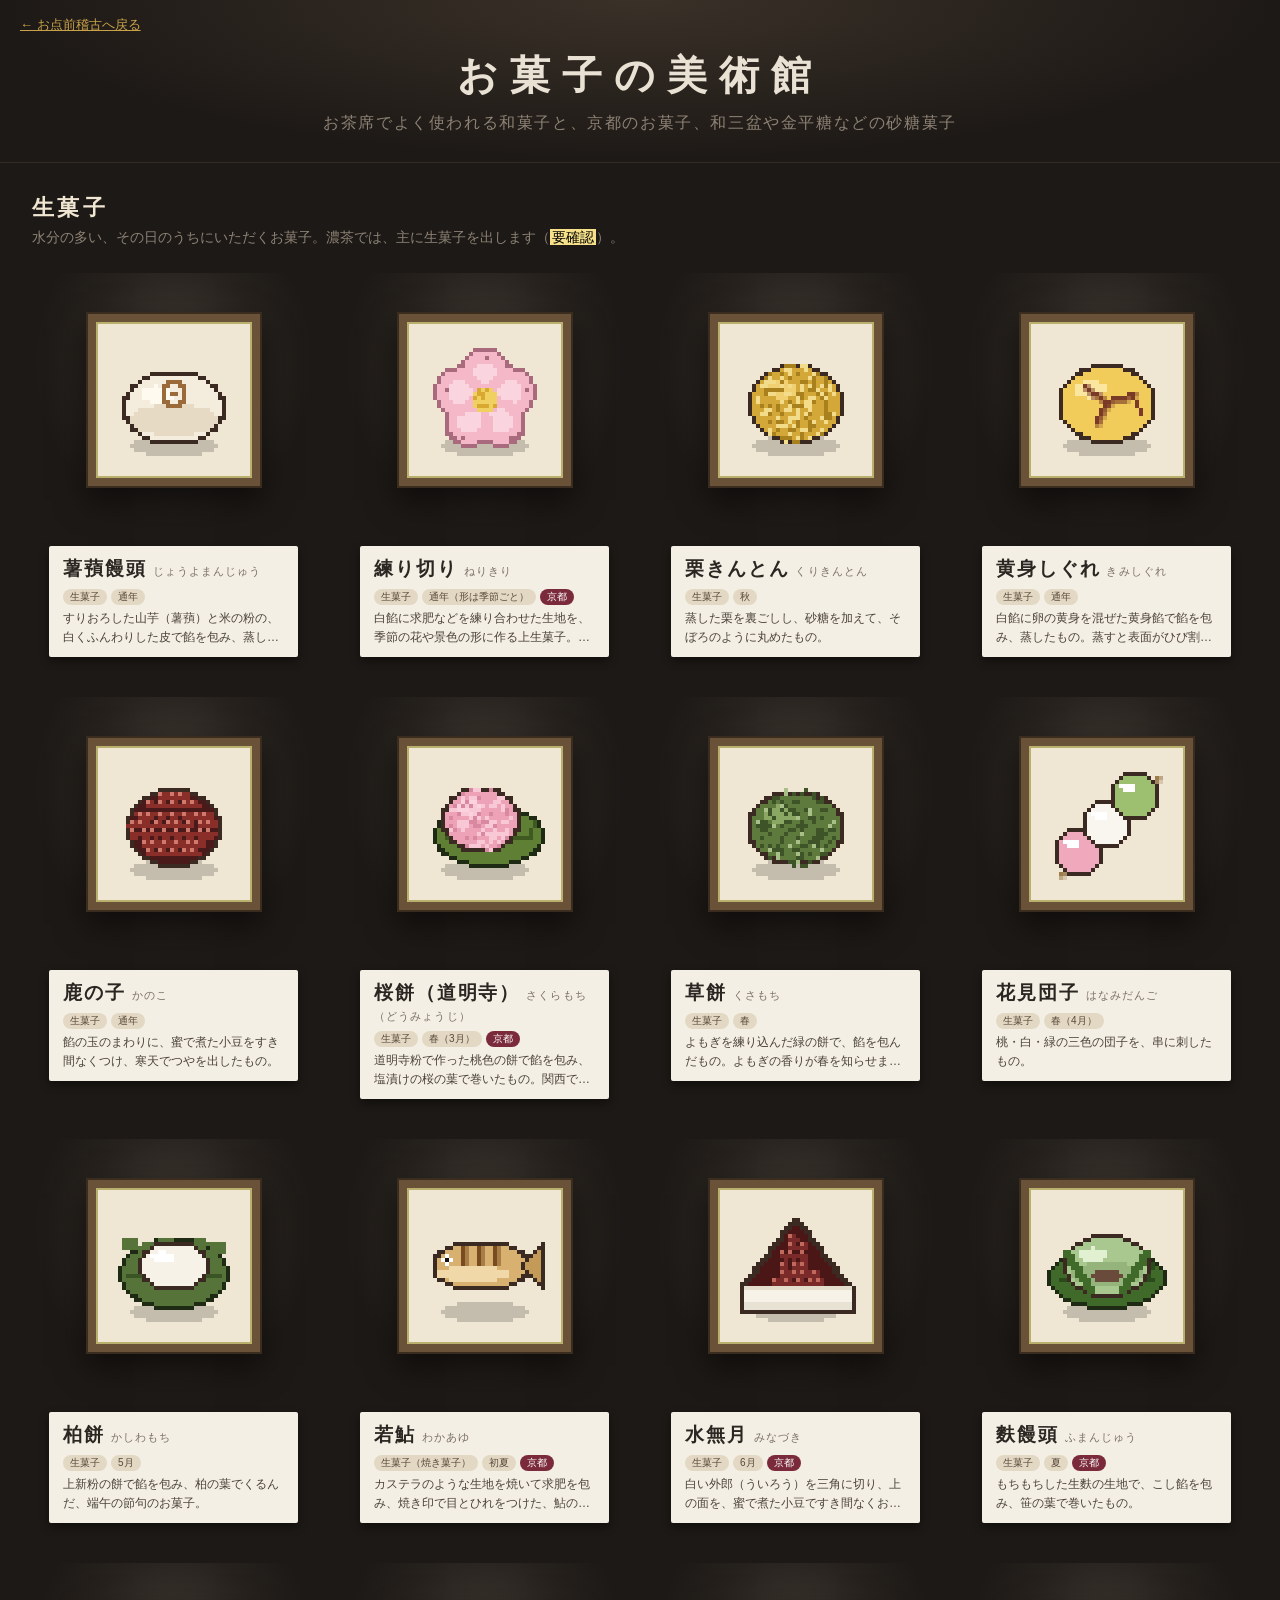
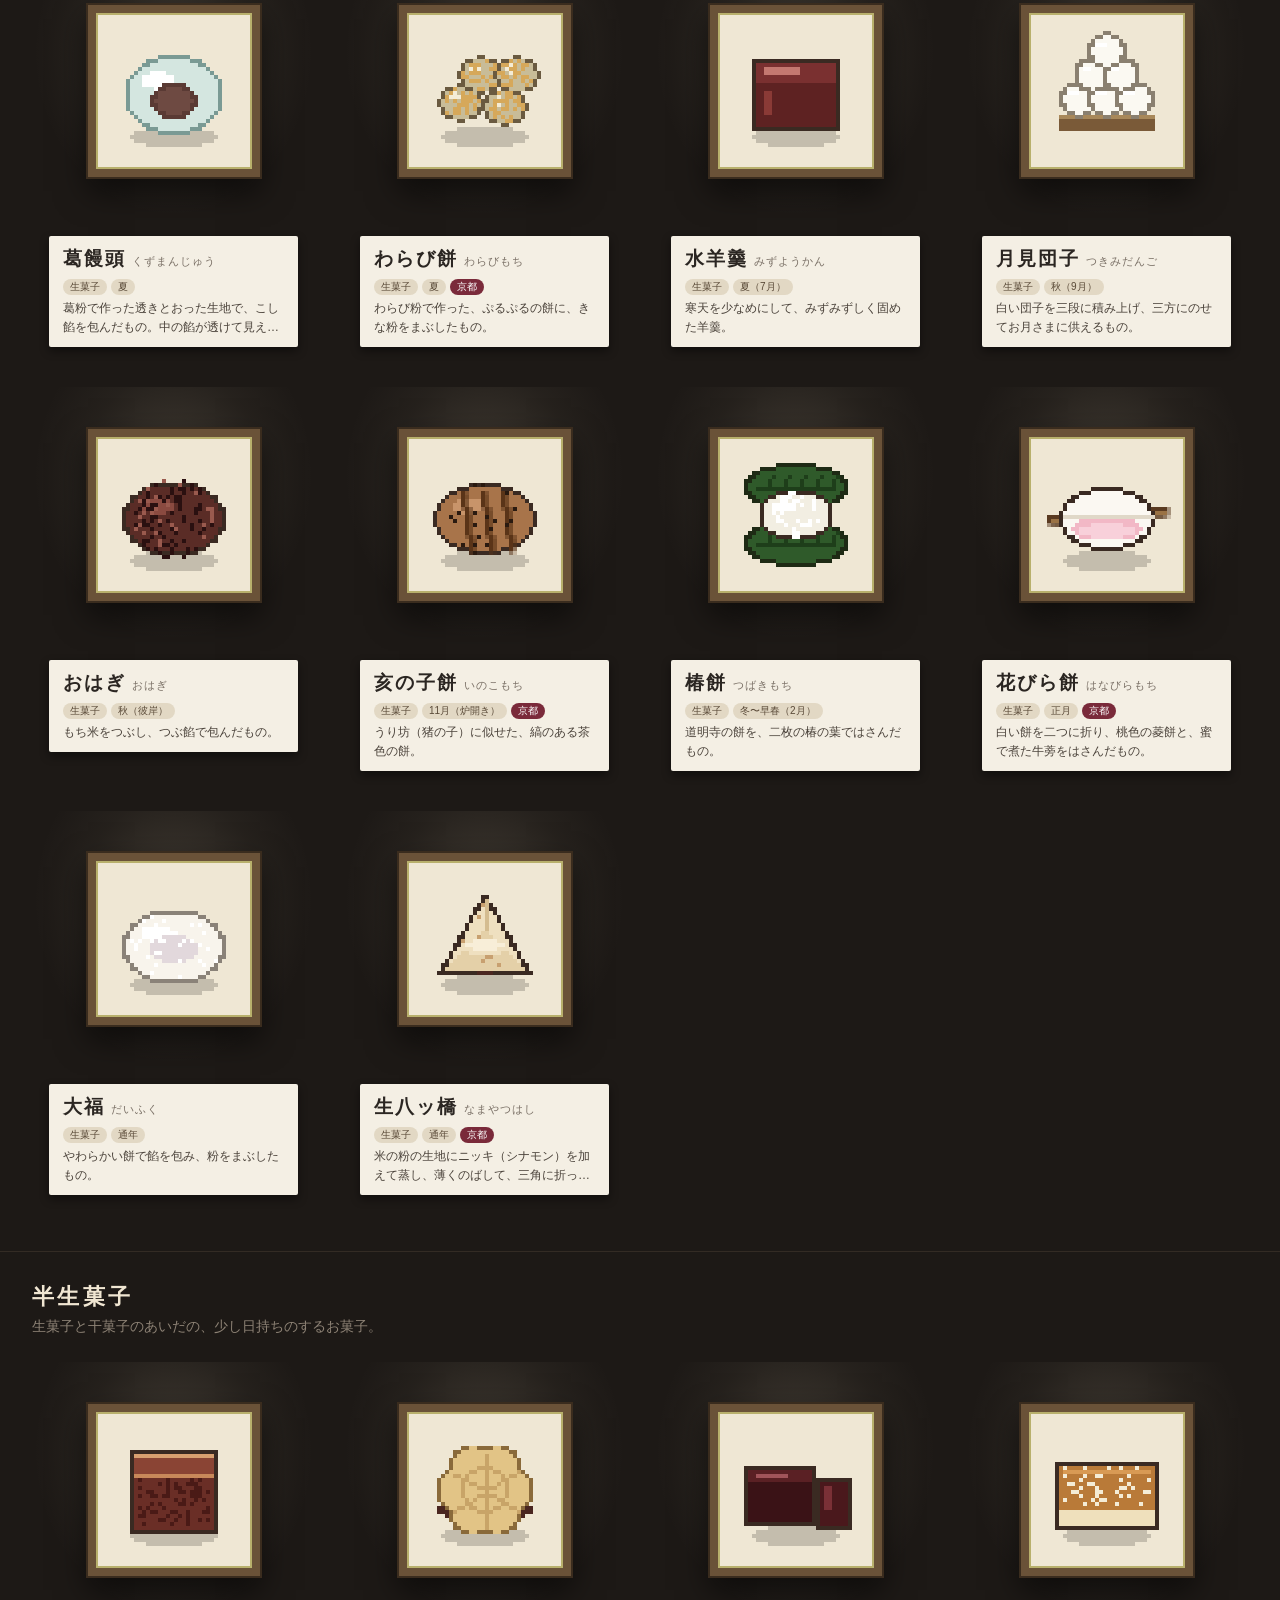
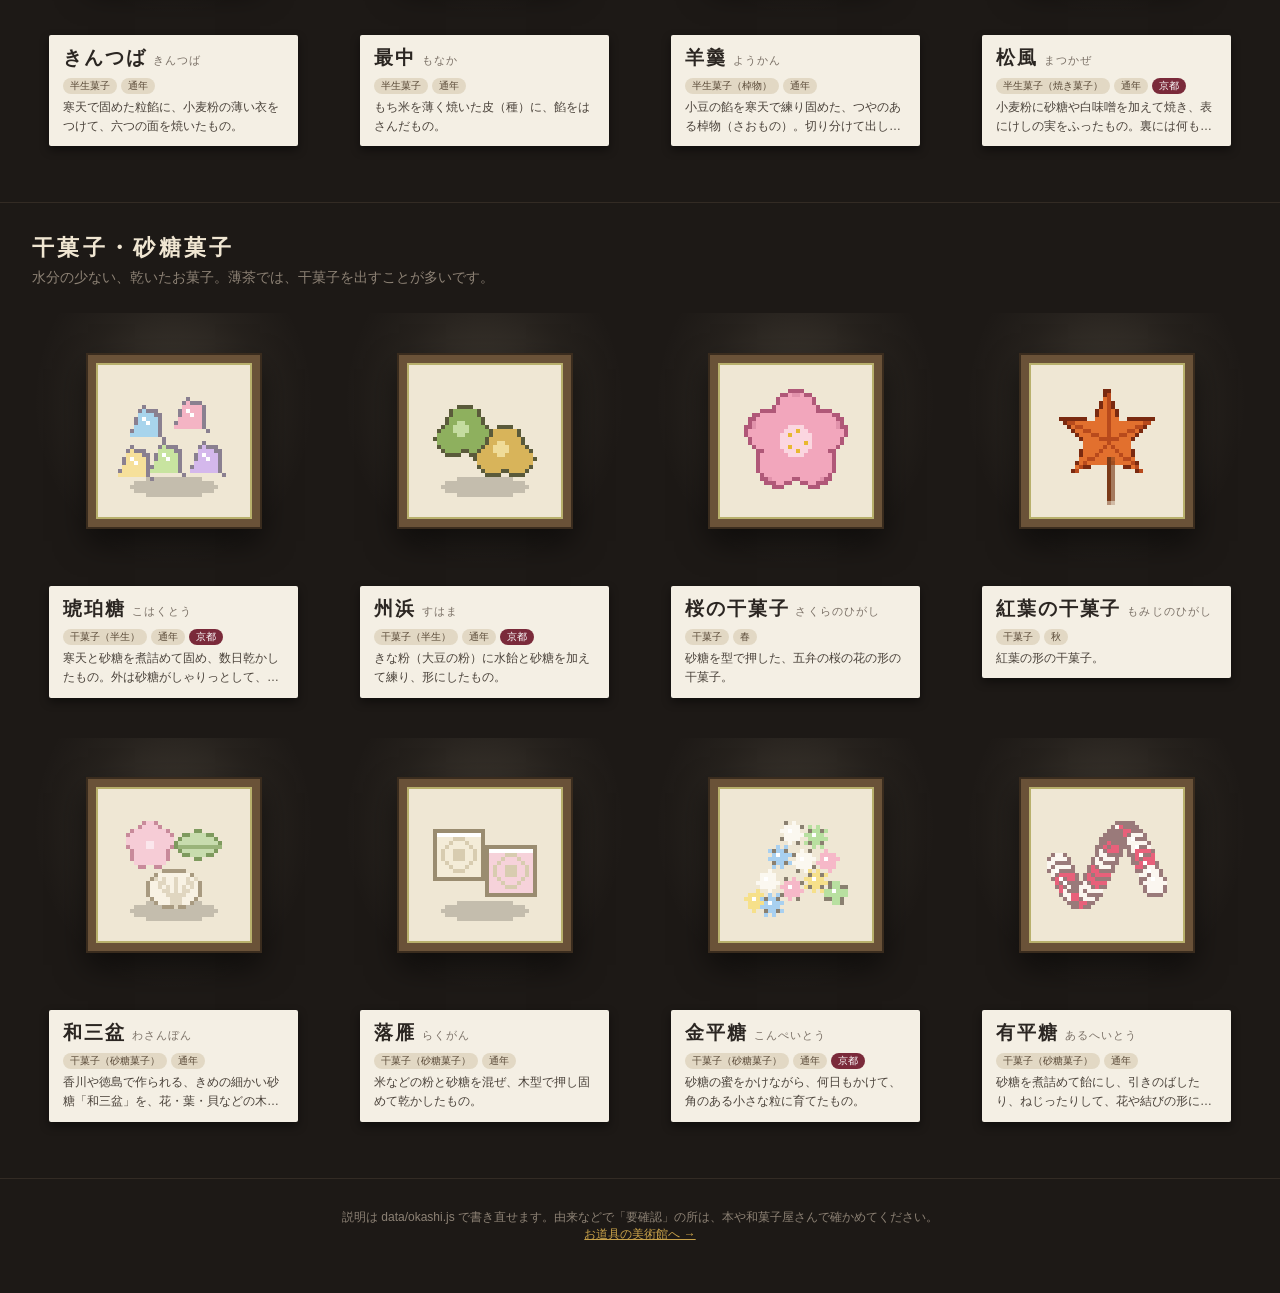
<file: okashi.html>
<!DOCTYPE html>
<html lang="ja">
<head>
  <meta charset="UTF-8">
  <title>お菓子の美術館</title>
  <style>
    :root {
      --wall: #1d1916; --wall-2: #26211d; --frame: #6a5238; --frame-2: #3a2c1e;
      --label: #f4efe4; --ink: #2b2622; --muted: #8d8275; --kin: #c9a24a; --matcha: #7f9a3c;
      --mincho: "Hiragino Mincho ProN", "Yu Mincho", "YuMincho", serif;
      --gothic: "Hiragino Sans", "Hiragino Kaku Gothic ProN", "Yu Gothic", "Meiryo", sans-serif;
    }
    * { box-sizing: border-box; }
    body { margin: 0; background: var(--wall); color: #e9e2d4; font-family: var(--gothic); }
    a { color: var(--kin); }
    header {
      text-align: center; padding: 48px 20px 28px;
      background: radial-gradient(ellipse at 50% 0%, #3a3128 0%, var(--wall) 70%);
    }
    header .back { position: absolute; left: 20px; top: 16px; font-size: 13px; }
    header h1 { margin: 0; font-family: var(--mincho); font-size: 40px; letter-spacing: 0.3em; font-weight: 600; }
    header p { margin: 10px 0 0; color: var(--muted); letter-spacing: 0.1em; }
    #error { background: #5a2018; color: #fff; padding: 10px 20px; }

    section.room { padding: 30px 32px 56px; border-top: 1px solid #332b24; }
    .room h2 { font-family: var(--mincho); font-size: 22px; letter-spacing: 0.15em; margin: 0 0 6px; color: #f0e6d2; }
    .room .intro { color: var(--muted); margin: 0 0 26px; font-size: 14px; }
    .gallery { display: grid; grid-template-columns: repeat(auto-fill, minmax(250px, 1fr)); gap: 40px 28px; }

    .exhibit { cursor: pointer; display: flex; flex-direction: column; align-items: center; }
    /* スポットライト */
    .spot {
      width: 100%; aspect-ratio: 1 / 0.9; display: flex; align-items: center; justify-content: center;
      background: radial-gradient(ellipse at 50% 35%, rgba(255, 236, 200, 0.16) 0%, rgba(255, 236, 200, 0.04) 45%, transparent 70%);
    }
    .frame {
      background: #d6cf96; padding: 14px; display: flex; gap: 10px; align-items: flex-end;
      border: 8px solid var(--frame); outline: 2px solid var(--frame-2);
      box-shadow: 0 14px 30px rgba(0, 0, 0, 0.6), inset 0 0 0 2px #b8b06c;
      transition: transform 0.2s;
    }
    .exhibit:hover .frame { transform: translateY(-4px); }
    canvas { image-rendering: pixelated; image-rendering: crisp-edges; display: block; }
    /* 作品の名札 */
    .plate {
      margin-top: 18px; background: var(--label); color: var(--ink); padding: 10px 14px; width: 88%;
      border-radius: 2px; box-shadow: 0 4px 10px rgba(0, 0, 0, 0.45);
    }
    .plate .name { font-family: var(--mincho); font-size: 19px; font-weight: 600; letter-spacing: 0.1em; }
    .plate .yomi { font-size: 11px; color: #7a7066; margin-left: 6px; letter-spacing: 0.1em; }
    .plate .motif { font-size: 12px; line-height: 1.6; margin-top: 4px; color: #4a423a;
      display: -webkit-box; -webkit-line-clamp: 2; -webkit-box-orient: vertical; overflow: hidden; }

    /* 特別展示 */
    .special-card { background: var(--wall-2); border: 1px solid #3a3129; padding: 18px 20px; margin-bottom: 26px; }
    .special-card h3 { font-family: var(--mincho); margin: 0 0 12px; font-size: 18px; color: #f0e6d2; }
    .special-card .views { display: flex; gap: 18px; flex-wrap: wrap; align-items: flex-end; }
    .special-card figure { margin: 0; }
    .special-card figcaption { font-size: 12px; color: var(--muted); margin-top: 6px; }
    .special-card .caps { display: flex; font-size: 12px; color: #d8cfbe; }
    .special-card .caps span { flex: 1; text-align: center; }
    .special-card p { font-size: 13px; line-height: 1.7; color: #d8cfbe; margin: 12px 0 0; }

    /* 解説（クリックで開く） */
    dialog {
      border: none; padding: 0; max-width: 820px; width: 92vw; background: var(--label); color: var(--ink);
      box-shadow: 0 30px 80px rgba(0, 0, 0, 0.7);
    }
    dialog::backdrop { background: rgba(10, 8, 6, 0.75); }
    .d-wrap { display: grid; grid-template-columns: auto 1fr; }
    .d-art { background: #d6cf96; padding: 24px; display: flex; flex-direction: column; gap: 14px; align-items: center; justify-content: center; }
    .d-art figure { margin: 0; text-align: center; }
    .d-art figcaption { font-size: 11px; color: #5a5040; margin-top: 4px; }
    .d-text { padding: 26px 30px; }
    .d-text h2 { font-family: var(--mincho); font-size: 30px; margin: 0; letter-spacing: 0.12em; }
    .d-text .yomi { color: #7a7066; letter-spacing: 0.2em; font-size: 13px; }
    .d-text .cat { display: inline-block; margin-top: 6px; font-size: 11px; color: #fff; background: var(--matcha); padding: 2px 8px; border-radius: 10px; }
    .d-text h3 { font-family: var(--mincho); font-size: 15px; margin: 18px 0 4px; padding-left: 8px; border-left: 3px solid var(--kin); }
    .d-text p { margin: 0; font-size: 14px; line-height: 1.8; }
    .d-close { position: absolute; right: 12px; top: 8px; border: none; background: none; font-size: 26px; cursor: pointer; color: #7a7066; }
    mark { background: #f6e08a; padding: 0 2px; }
    footer { text-align: center; color: var(--muted); font-size: 12px; padding: 30px 20px 50px; border-top: 1px solid #332b24; }
    @media (max-width: 700px) { .d-wrap { grid-template-columns: 1fr; } }
  </style>
  <style>
    .badges { margin-top: 4px; }
    .badge { display: inline-block; font-size: 10px; padding: 1px 7px; border-radius: 9px; margin-right: 4px; background: #e2d8c4; color: #5a4a38; }
    .badge.kyoto { background: #7a2a3a; color: #fff; }
    .frame.okashi { background: #efe7d4; }
    .utsuwa { display: flex; gap: 8px; flex-wrap: wrap; justify-content: center; }
    .utsuwa figure { margin: 0; text-align: center; }
  </style>
</head>
<body>
  <header>
    <a class="back" href="index.html">← お点前稽古へ戻る</a>
    <h1>お菓子の美術館</h1>
    <p>お茶席でよく使われる和菓子と、京都のお菓子、和三盆や金平糖などの砂糖菓子</p>
  </header>
  <main id="rooms"></main>
  <footer>説明は data/okashi.js で書き直せます。由来などで「要確認」の所は、本や和菓子屋さんで確かめてください。<br><a href="museum.html">お道具の美術館へ →</a></footer>
  <dialog id="detail"></dialog>
  <script src="data/okashi.js"></script>
  <script src="js/pixel-art.js"></script>
  <script src="js/okashi-page.js"></script>
</body>
</html>
</file>
